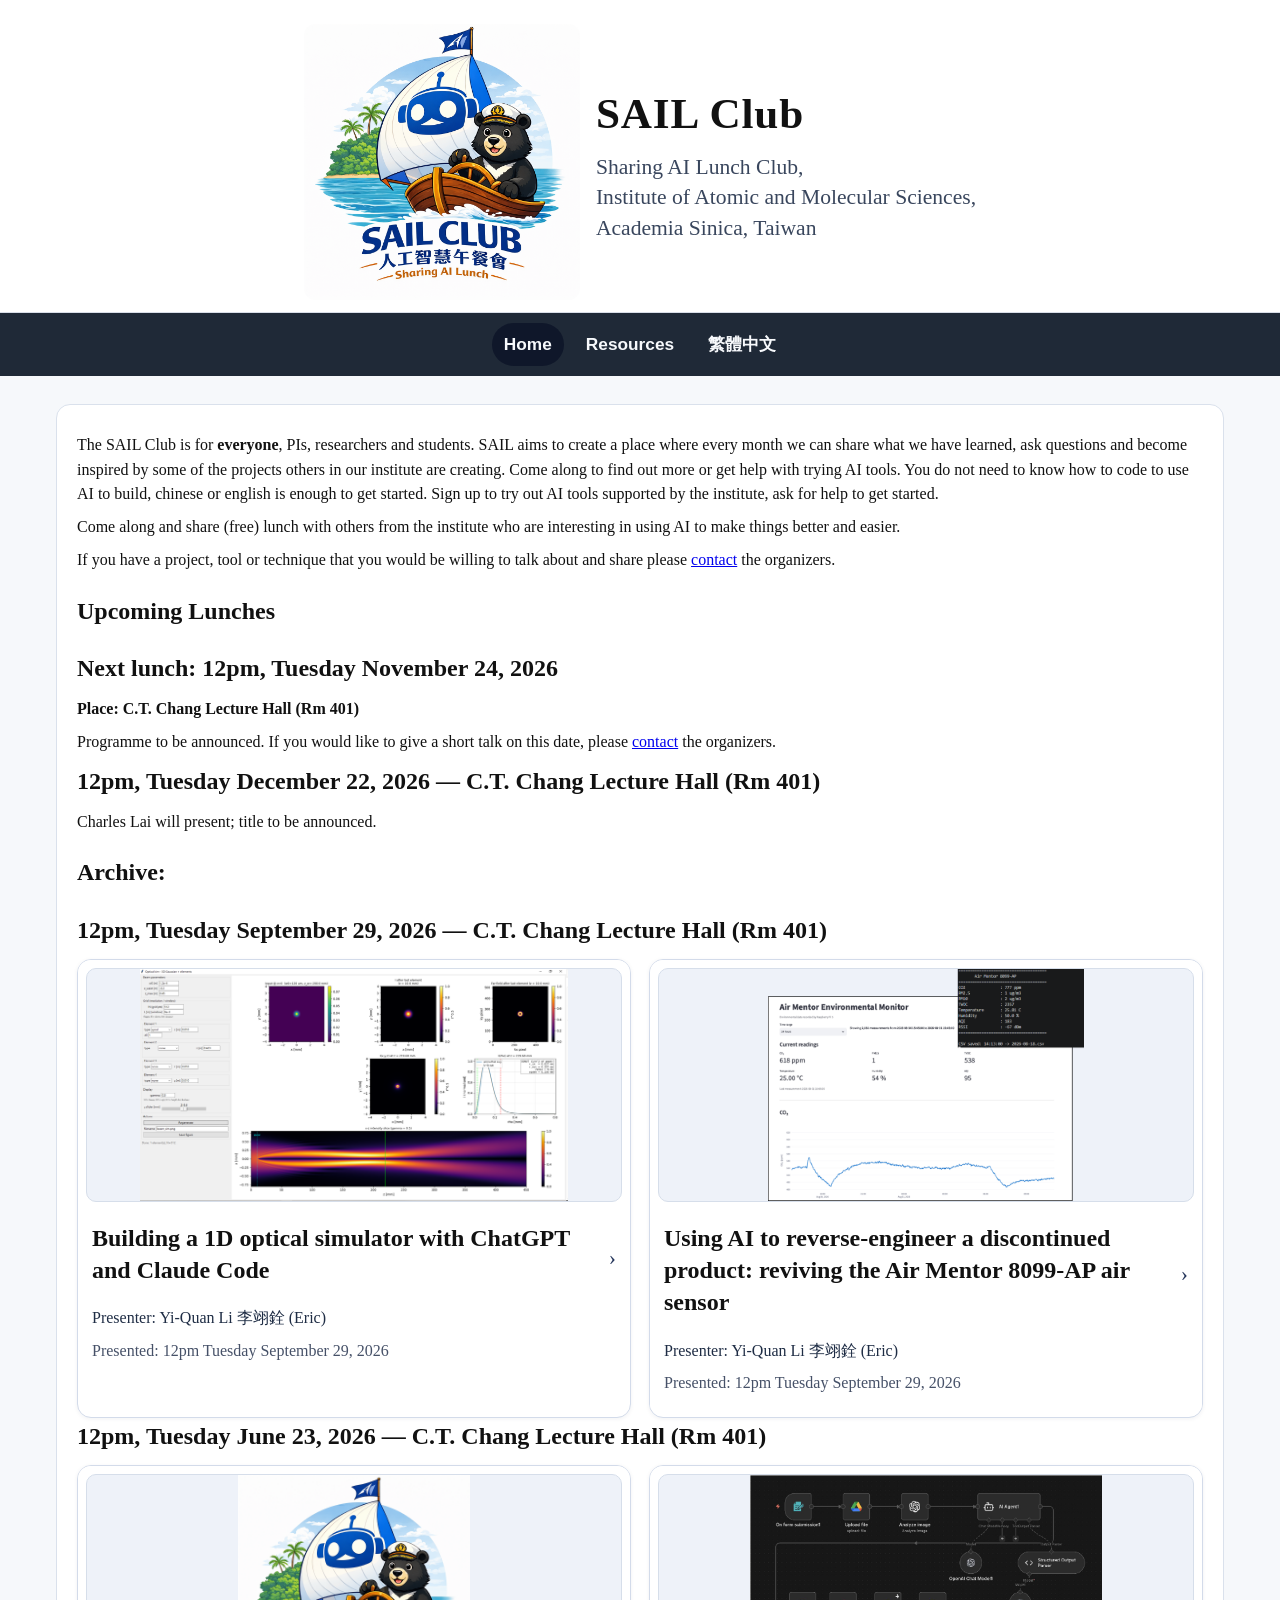
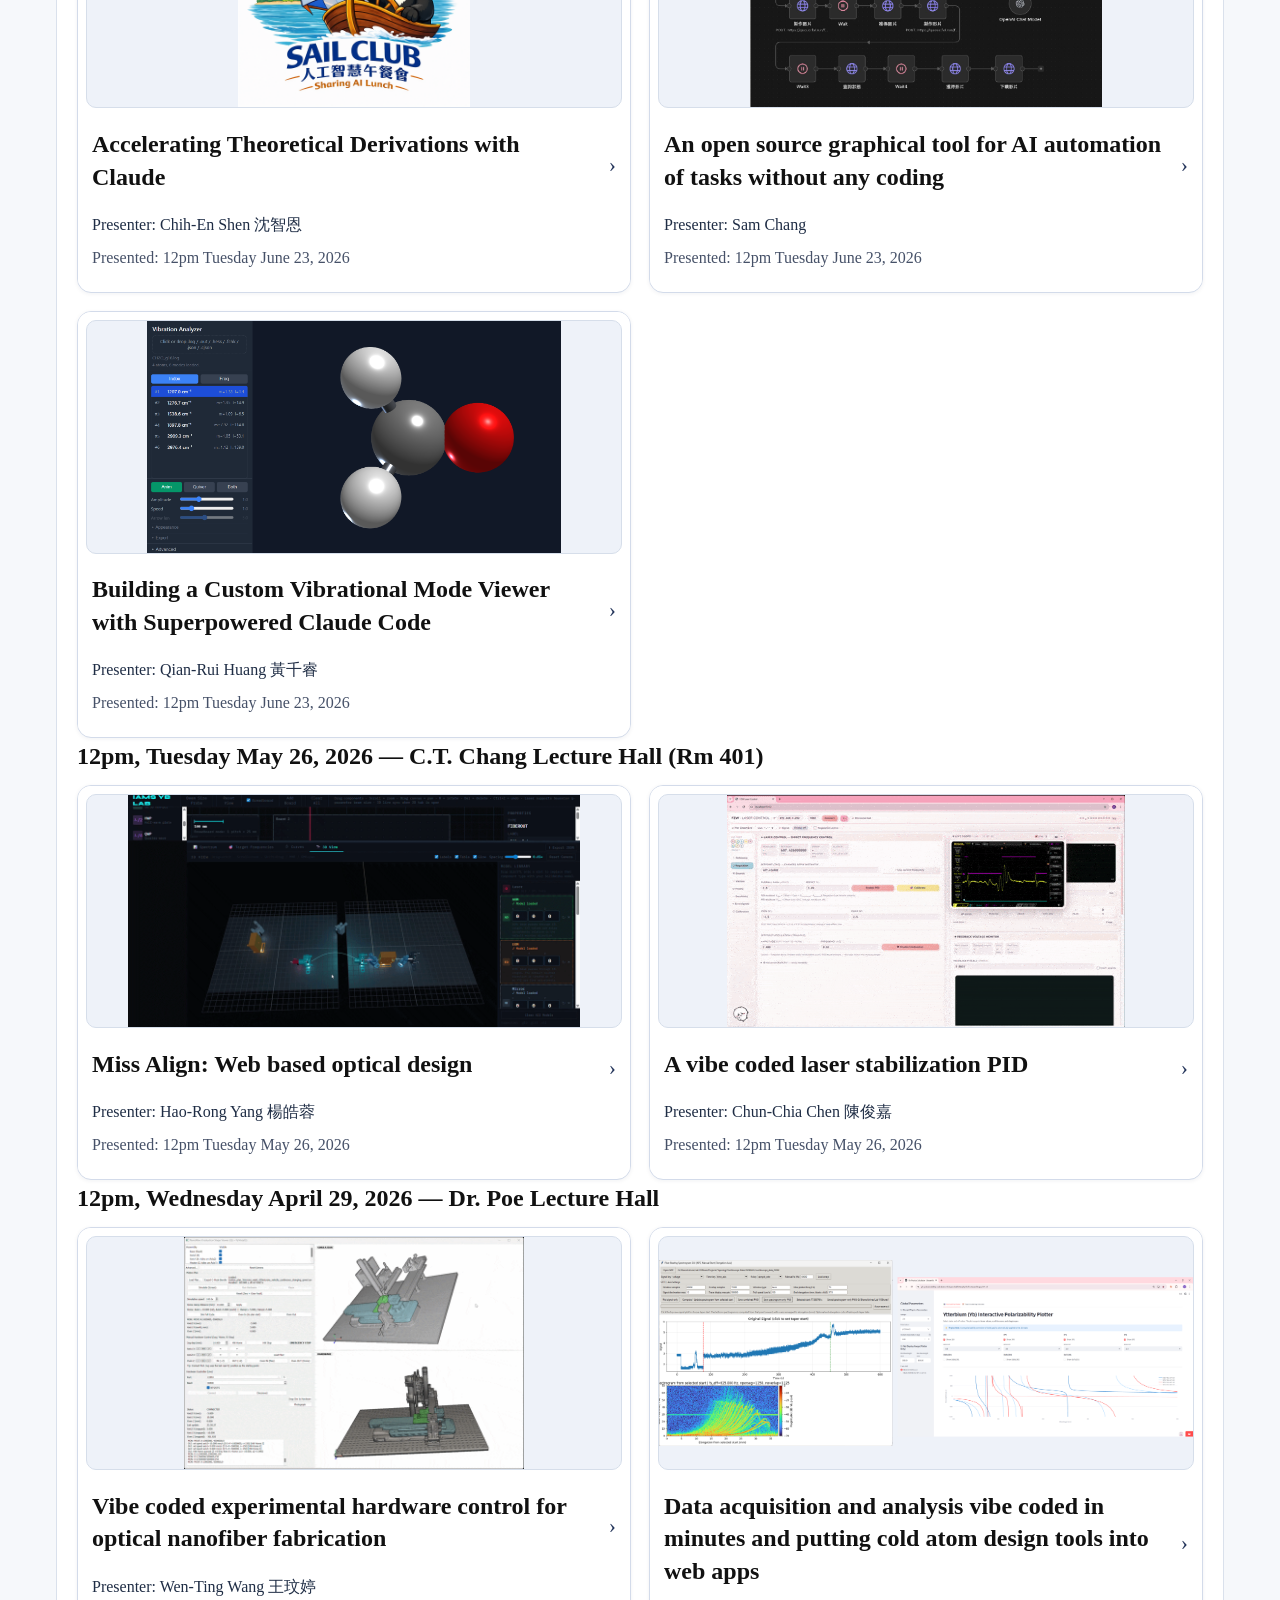
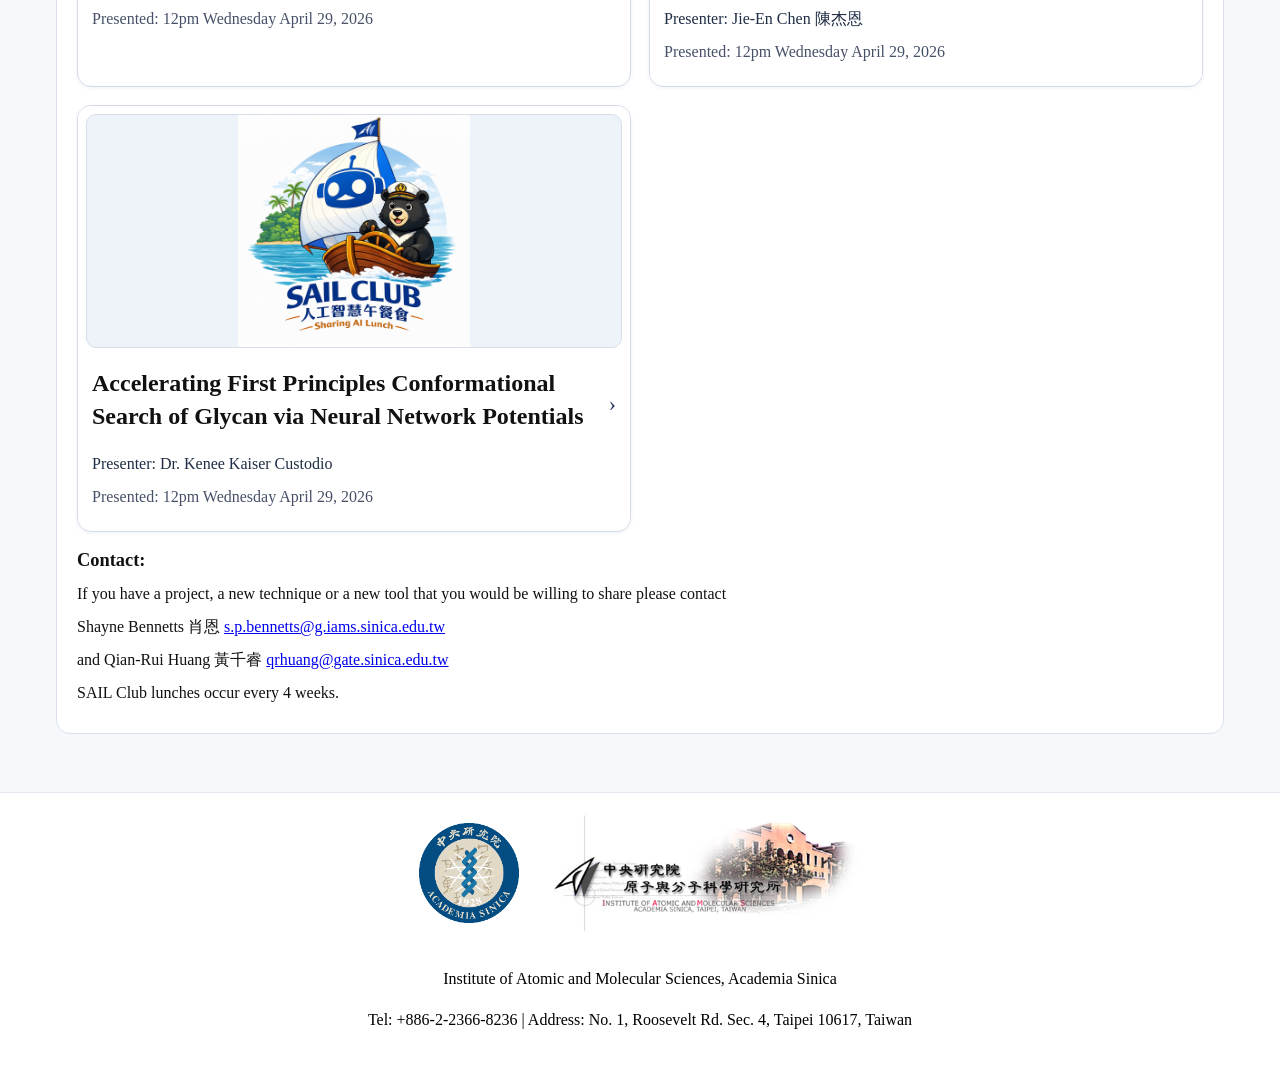
<file: index.html>
<!DOCTYPE html>
<html lang="en">
<head>
  <meta charset="utf-8">
  <meta name="viewport" content="width=device-width, initial-scale=1">
  <title>SAIL Club | Home</title>
  <link rel="icon" type="image/png" sizes="64x64" href="favicon.png">
  <link rel="apple-touch-icon" href="apple-touch-icon.png">
  <link rel="stylesheet" href="style.css?v=20261106">
</head>
<body>
  <header>
    <div class="brand-wrap">
      <img class="brand-logo" src="SAIL.png" alt="SAIL club logo">
      <div>
        <h1 class="brand-title">SAIL Club</h1>
        <p class="brand-subtitle">Sharing AI Lunch Club,<br>Institute of Atomic and Molecular Sciences,<br>Academia Sinica, Taiwan</p>
      </div>
    </div>
  </header>

  <nav>
    <ul class="menu">
      <li><a class="active" href="index.html">Home</a></li>
      <li><a href="resources.html">Resources</a></li>
      <li><a href="index_zh.html">繁體中文</a></li>
    </ul>
  </nav>

  <main>
    <section class="page-intro">
      <p>The SAIL Club is for <strong>everyone</strong>, PIs, researchers and students. SAIL aims to create a place where every month we can share what we have learned, ask questions and become inspired by some of the projects others in our institute are creating. Come along to find out more or get help with trying AI tools. You do not need to know how to code to use AI to build, chinese or english is enough to get started. Sign up to try out AI tools supported by the institute, ask for help to get started.</p>

      <p>Come along and share (free) lunch with others from the institute who are interesting in using AI to make things better and easier.</p>
      <p>If you have a project, tool or technique that you would be willing to talk about and share please <a href="#contact">contact</a> the organizers.</p>
      <h1>Upcoming Lunches</h1>
      <h2>Next lunch: 12pm, Tuesday November 24, 2026</h2>
      <p><strong>Place: C.T. Chang Lecture Hall (Rm 401)</strong></p>
      <p>Programme to be announced. If you would like to give a short talk on this date, please <a href="#contact">contact</a> the organizers.</p>
      <h2>12pm, Tuesday December 22, 2026 &mdash; C.T. Chang Lecture Hall (Rm 401)</h2>
      <p>Charles Lai will present; title to be announced.</p>
      <h1>Archive:</h1>
      <h2>12pm, Tuesday September 29, 2026 &mdash; C.T. Chang Lecture Hall (Rm 401)</h2>
      <section id="talk-list-archive-sep29" class="talk-list" aria-label="September 29 archive"></section>
      <h2>12pm, Tuesday June 23, 2026 &mdash; C.T. Chang Lecture Hall (Rm 401)</h2>
      <section id="talk-list-archive-jun23" class="talk-list" aria-label="June 23 archive"></section>
      <h2>12pm, Tuesday May 26, 2026 &mdash; C.T. Chang Lecture Hall (Rm 401)</h2>
      <section id="talk-list-archive-may26" class="talk-list" aria-label="May 26 archive"></section>
      <h2>12pm, Wednesday April 29, 2026 &mdash; Dr. Poe Lecture Hall</h2>
      <section id="talk-list-archive-apr29" class="talk-list" aria-label="April 29 archive"></section>
      <h3 id="contact">Contact:</h3>
      <p>If you have a project, a new technique or a new tool that you would be willing to share please contact</p>
      <p>Shayne Bennetts 肖恩 <a href="mailto:s.p.bennetts@g.iams.sinica.edu.tw">s.p.bennetts@g.iams.sinica.edu.tw</a></p>
      <p>and Qian-Rui Huang 黃千睿 <a href="mailto:qrhuang@gate.sinica.edu.tw">qrhuang@gate.sinica.edu.tw</a></p>
      <p>SAIL Club lunches occur every 4 weeks.</p>
    </section>
  </main>

  <footer>
    <div class="footer-stack">
      <div class="footer-logos">
        <div class="footer-logos-inner">
          <a href="https://www.sinica.edu.tw/en" target="_blank" rel="noopener noreferrer">
            <img alt="Academia Sinica" class="academia-logo" src="AcademiaSinica.png">
          </a>
          <a href="https://www.iams.sinica.edu.tw/en/" target="_blank" rel="noopener noreferrer">
            <img alt="IAMS" class="iams-logo" src="IAMSLogo.jpg">
          </a>
        </div>
      </div>
      <div>
        <p>Institute of Atomic and Molecular Sciences, Academia Sinica</p>
        <p>Tel: +886-2-2366-8236 | Address: No. 1, Roosevelt Rd. Sec. 4, Taipei 10617, Taiwan</p>
      </div>
    </div>
  </footer>

  <script src="talks.js?v=20261106"></script>
  <script src="main.js?v=20261106"></script>
  <script>
    renderTalks("talk-list-archive-sep29", { start: 0, count: 2 });
    renderTalks("talk-list-archive-jun23", { start: 2, count: 3 });
    renderTalks("talk-list-archive-may26", { start: 5, count: 2 });
    renderTalks("talk-list-archive-apr29", { start: 7, count: 3 });
  </script>
</body>
</html>
</file>
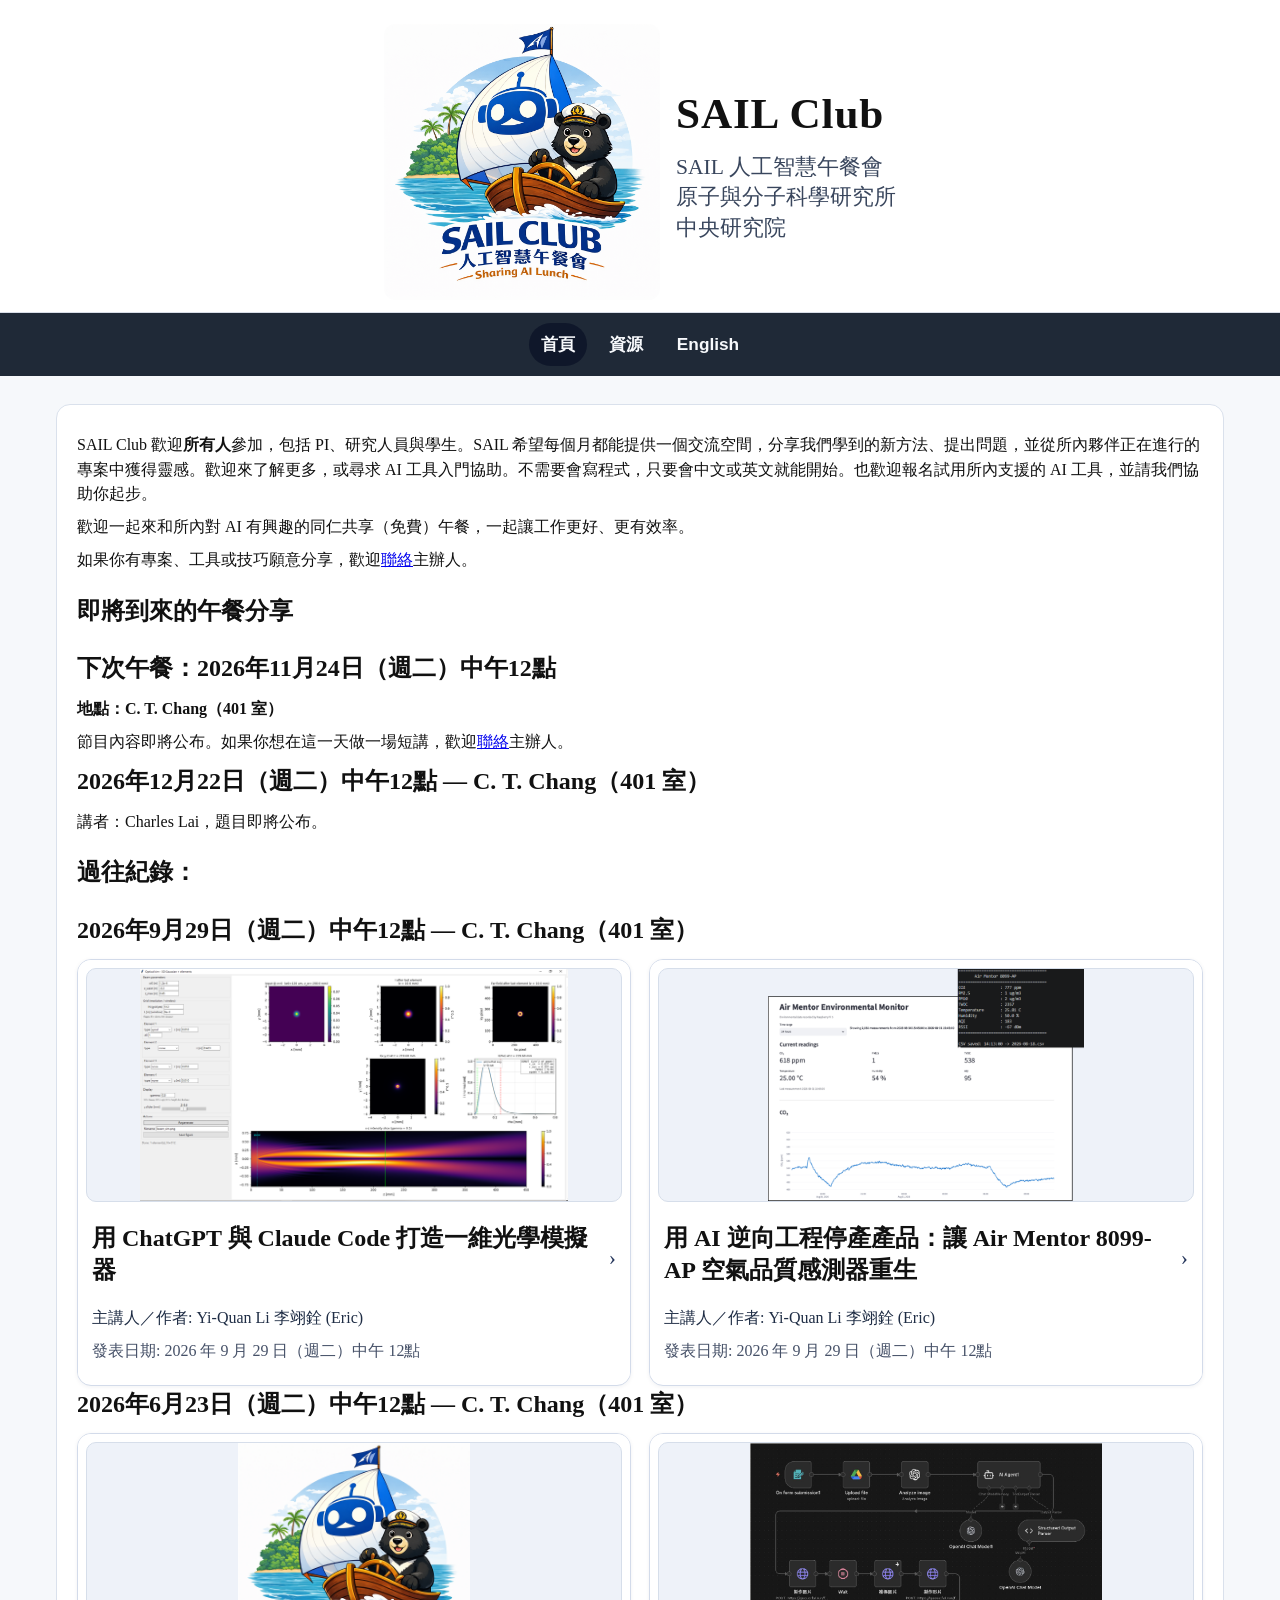
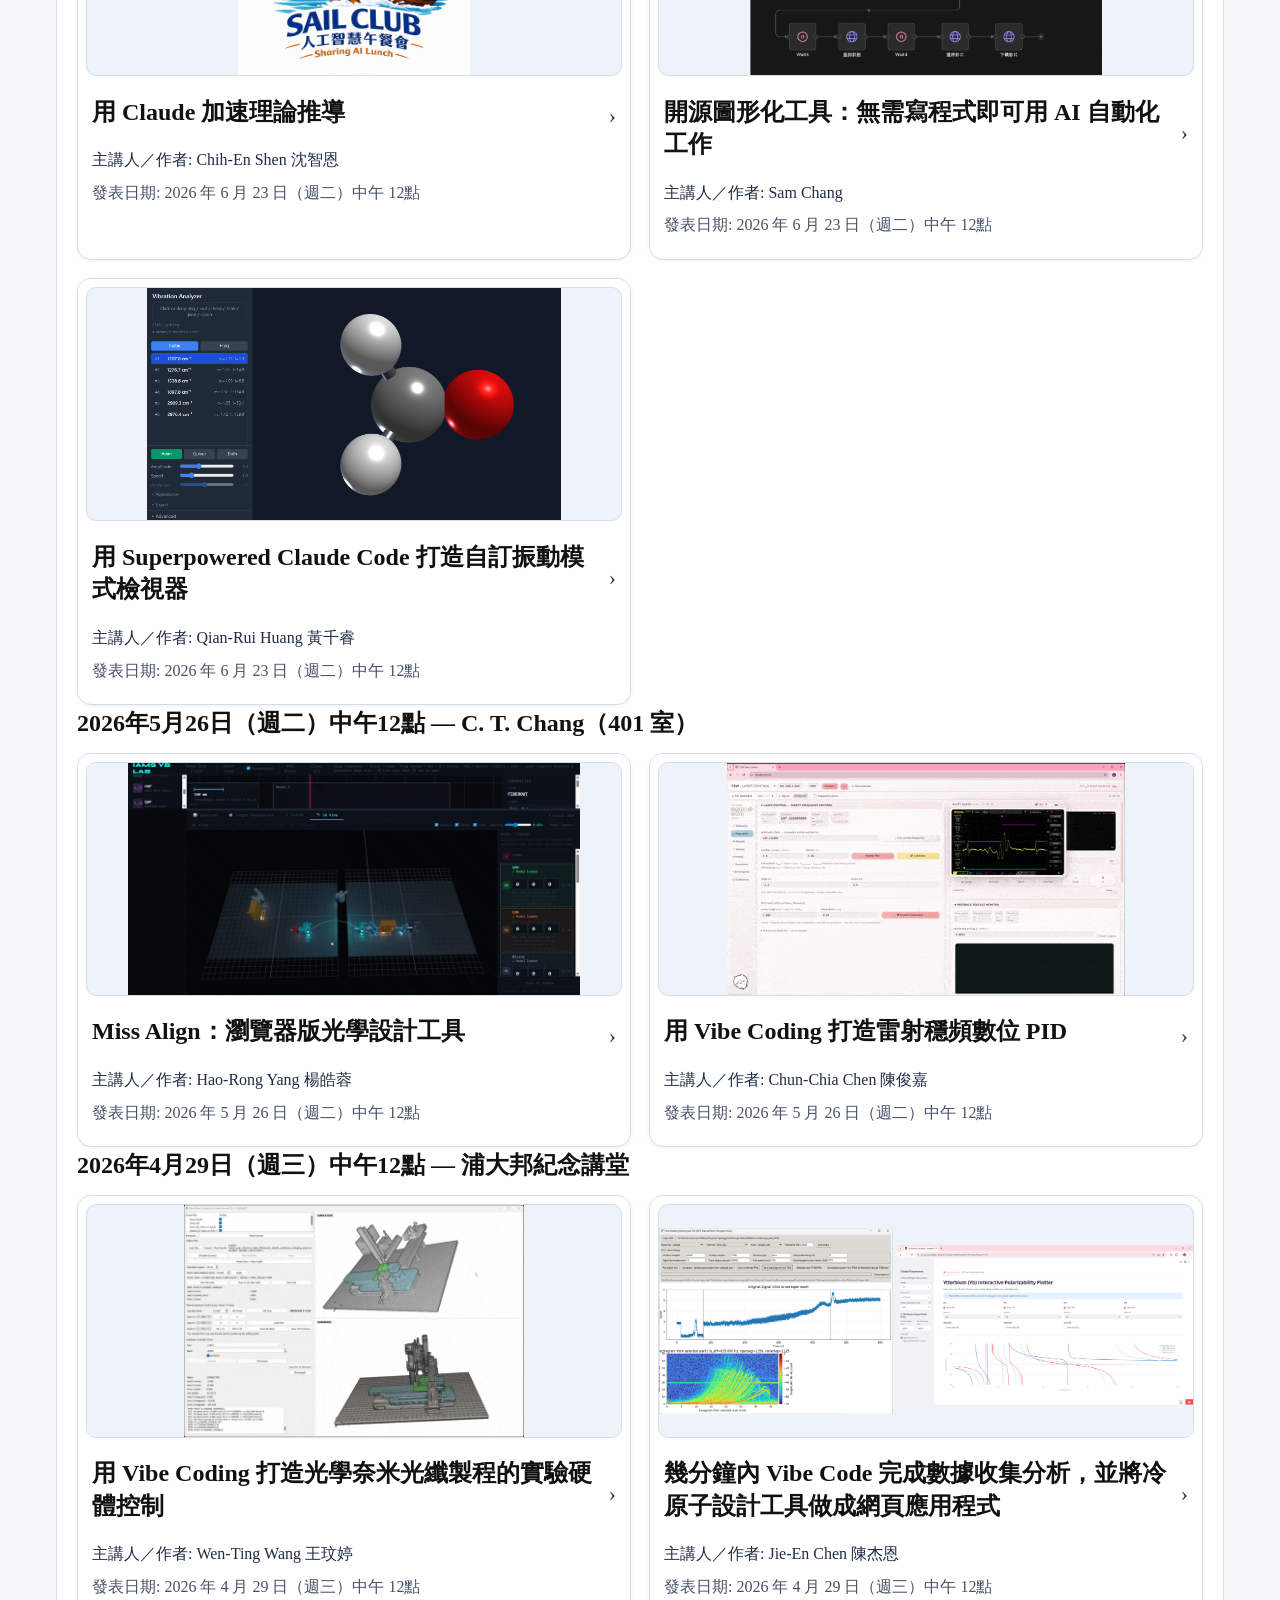
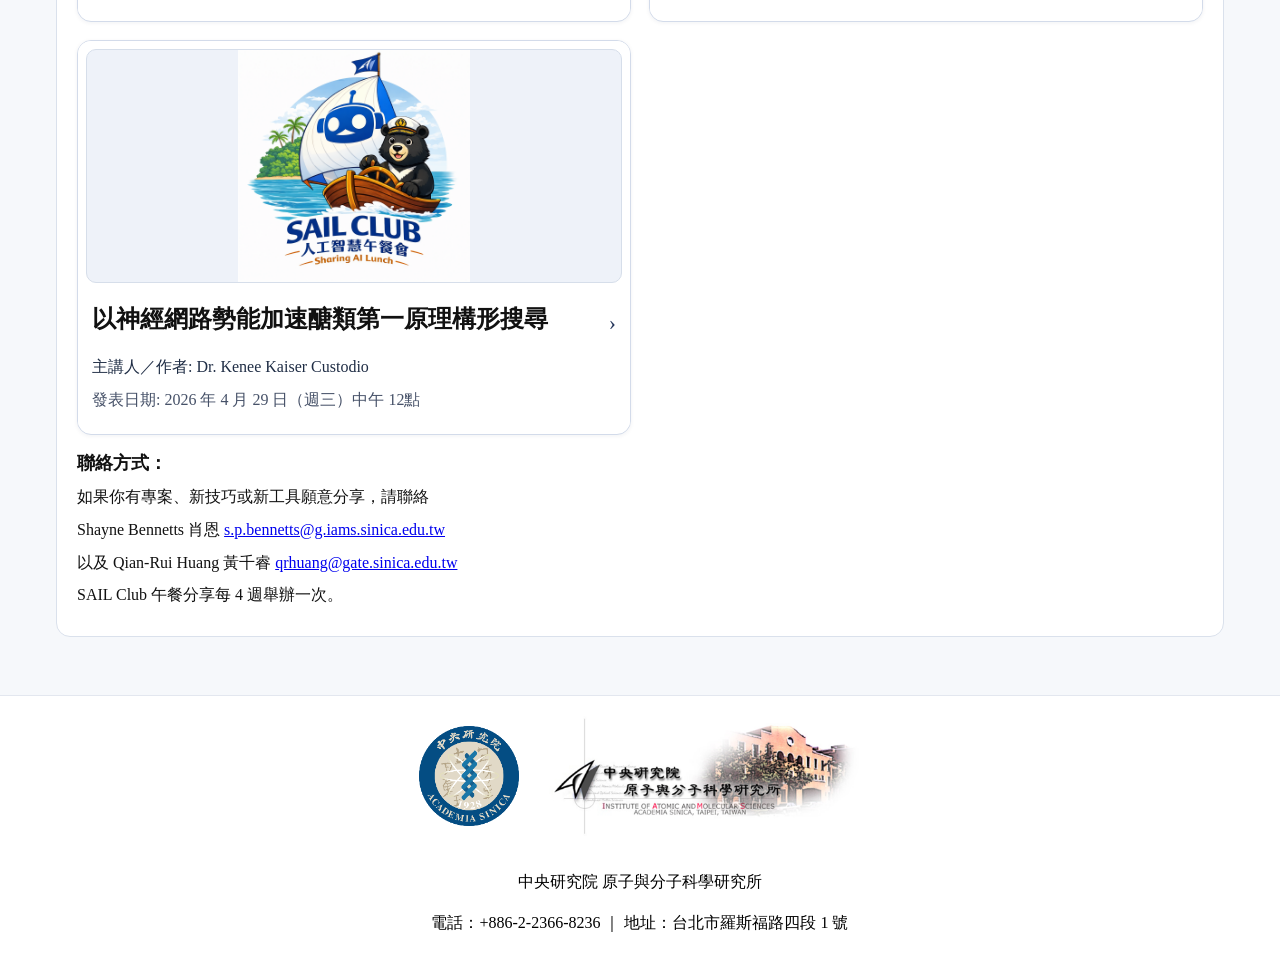
<file: index_zh.html>
<!DOCTYPE html>
<html lang="zh-Hant">
<head>
  <meta charset="utf-8">
  <meta name="viewport" content="width=device-width, initial-scale=1">
  <title>SAIL Club | 首頁</title>
  <link rel="icon" type="image/png" sizes="64x64" href="favicon.png">
  <link rel="apple-touch-icon" href="apple-touch-icon.png">
  <link rel="stylesheet" href="style.css?v=20261106">
</head>
<body>
  <header>
    <div class="brand-wrap">
      <img class="brand-logo" src="SAIL.png" alt="SAIL club logo">
      <div>
        <h1 class="brand-title">SAIL Club</h1>
        <p class="brand-subtitle">SAIL 人工智慧午餐會<br>原子與分子科學研究所<br>中央研究院</p>
      </div>
    </div>
  </header>

  <nav>
    <ul class="menu">
      <li><a class="active" href="index_zh.html">首頁</a></li>
      <li><a href="resources_zh.html">資源</a></li>
      <li><a href="index.html">English</a></li>
    </ul>
  </nav>

  <main>
    <section class="page-intro">
      <p>SAIL Club 歡迎<strong>所有人</strong>參加，包括 PI、研究人員與學生。SAIL 希望每個月都能提供一個交流空間，分享我們學到的新方法、提出問題，並從所內夥伴正在進行的專案中獲得靈感。歡迎來了解更多，或尋求 AI 工具入門協助。不需要會寫程式，只要會中文或英文就能開始。也歡迎報名試用所內支援的 AI 工具，並請我們協助你起步。</p>

      <p>歡迎一起來和所內對 AI 有興趣的同仁共享（免費）午餐，一起讓工作更好、更有效率。</p>
      <p>如果你有專案、工具或技巧願意分享，歡迎<a href="#contact">聯絡</a>主辦人。</p>

      <h1>即將到來的午餐分享</h1>
      <h2>下次午餐：2026年11月24日（週二）中午12點</h2>
      <p><strong>地點：C. T. Chang（401 室）</strong></p>
      <p>節目內容即將公布。如果你想在這一天做一場短講，歡迎<a href="#contact">聯絡</a>主辦人。</p>
      <h2>2026年12月22日（週二）中午12點 — C. T. Chang（401 室）</h2>
      <p>講者：Charles Lai，題目即將公布。</p>
      <h1>過往紀錄：</h1>
      <h2>2026年9月29日（週二）中午12點 — C. T. Chang（401 室）</h2>
      <section id="talk-list-archive-sep29" class="talk-list" aria-label="September 29 archive zh"></section>
      <h2>2026年6月23日（週二）中午12點 — C. T. Chang（401 室）</h2>
      <section id="talk-list-archive-jun23" class="talk-list" aria-label="June 23 archive zh"></section>
      <h2>2026年5月26日（週二）中午12點 — C. T. Chang（401 室）</h2>
      <section id="talk-list-archive-may26" class="talk-list" aria-label="May 26 archive zh"></section>
      <h2>2026年4月29日（週三）中午12點 — 浦大邦紀念講堂</h2>
      <section id="talk-list-archive-apr29" class="talk-list" aria-label="April 29 archive zh"></section>
      <h3 id="contact">聯絡方式：</h3>
      <p>如果你有專案、新技巧或新工具願意分享，請聯絡</p>
      <p>Shayne Bennetts 肖恩 <a href="mailto:s.p.bennetts@g.iams.sinica.edu.tw">s.p.bennetts@g.iams.sinica.edu.tw</a></p>
      <p>以及 Qian-Rui Huang 黃千睿 <a href="mailto:qrhuang@gate.sinica.edu.tw">qrhuang@gate.sinica.edu.tw</a></p>
      <p>SAIL Club 午餐分享每 4 週舉辦一次。</p>
    </section>
  </main>

  <footer>
    <div class="footer-stack">
      <div class="footer-logos">
        <div class="footer-logos-inner">
          <a href="https://www.sinica.edu.tw/" target="_blank" rel="noopener noreferrer">
            <img alt="Academia Sinica" class="academia-logo" src="AcademiaSinica.png">
          </a>
          <a href="https://www.iams.sinica.edu.tw/" target="_blank" rel="noopener noreferrer">
            <img alt="IAMS" class="iams-logo" src="IAMSLogo.jpg">
          </a>
        </div>
      </div>
      <div>
        <p>中央研究院 原子與分子科學研究所</p>
        <p>電話：+886-2-2366-8236 ｜ 地址：台北市羅斯福路四段 1 號</p>
      </div>
    </div>
  </footer>

  <script src="talks_zh.js?v=20261106"></script>
  <script src="main.js?v=20261106"></script>
  <script>
    renderTalks("talk-list-archive-sep29", { start: 0, count: 2 });
    renderTalks("talk-list-archive-jun23", { start: 2, count: 3 });
    renderTalks("talk-list-archive-may26", { start: 5, count: 2 });
    renderTalks("talk-list-archive-apr29", { start: 7, count: 3 });
  </script>
</body>
</html>
</file>
<file: style.css>
/* SAIL Club website styles */
* { box-sizing: border-box; }
html, body { height: 100%; }
body {
  margin: 0;
  font-family: Georgia, "Times New Roman", serif;
  color: #111;
  background: #f6f8fb;
  line-height: 1.55;
}

header {
  padding: 24px 16px 12px;
  background: #ffffff;
  border-bottom: 1px solid #d9dee8;
}

.brand-wrap {
  max-width: 1200px;
  margin: 0 auto;
  display: flex;
  align-items: center;
  justify-content: center;
  gap: 16px;
}

.brand-logo {
  width: 276px;
  height: 276px;
  object-fit: contain;
  border-radius: 12px;
}

.brand-title {
  margin: 0;
  font-size: 2.7rem;
  letter-spacing: 0.02em;
}

.brand-subtitle {
  margin: 4px 0 0;
  color: #39465d;
  font-size: 1.35rem;
  line-height: 1.4;
}

nav {
  background: #1f2937;
  padding: 10px 12px;
}

.menu {
  margin: 0 auto;
  padding: 0;
  list-style: none;
  max-width: 1200px;
  display: flex;
  gap: 10px;
  justify-content: center;
  flex-wrap: wrap;
}

.menu a {
  text-decoration: none;
  color: #f7f9fc;
  font-weight: 700;
  font-family: Arial, Helvetica, sans-serif;
  font-size: 1.08rem;
  display: block;
  padding: 8px 12px;
  border-radius: 999px;
}

.menu a:hover,
.menu a.active {
  background: #0f172a;
}

main {
  max-width: 1200px;
  margin: 0 auto;
  padding: 28px 16px 40px;
}

.page-intro {
  background: #ffffff;
  border: 1px solid #dae1ec;
  border-radius: 14px;
  padding: 20px;
  margin-bottom: 18px;
}

.page-intro h2 {
  margin: 0 0 10px;
  font-size: 1.5rem;
}

.page-intro h3 {
  margin: 14px 0 8px;
  font-size: 1.15rem;
}

.page-intro p {
  margin: 8px 0;
}

.talk-list {
  display: grid;
  grid-template-columns: repeat(2, minmax(0, 1fr));
  gap: 18px;
}

.talk-item {
  background: #ffffff;
  border: 1px solid #d3dbea;
  border-radius: 14px;
  overflow: hidden;
  box-shadow: 0 1px 4px rgba(20, 35, 60, 0.06);
}

.talk-summary {
  width: 100%;
  border: 0;
  background: #ffffff;
  text-align: left;
  padding: 0;
  cursor: pointer;
  display: block;
}

.talk-summary:hover {
  background: #f3f6fb;
}

.talk-thumb {
  width: calc(100% - 16px);
  margin: 8px 8px 0;
  height: 234px;
  object-fit: contain;
  border: 1px solid #d6deea;
  border-bottom: 1px solid #d6deea;
  border-radius: 10px;
  background: #eef2f9;
}

.talk-head {
  display: flex;
  align-items: center;
  justify-content: space-between;
  gap: 10px;
  padding: 12px 14px 2px;
}

.talk-name {
  margin: 0;
  font-size: 1.05rem;
  line-height: 1.35;
}

.talk-date {
  margin: 4px 0 0;
  color: #465168;
  font-size: 1rem;
  padding: 0 14px 13px;
}

.talk-presenter {
  margin: 3px 0 0;
  color: #1f2d45;
  font-size: 1rem;
  padding: 0 14px;
}

.talk-arrow {
  font-size: 1.35rem;
  text-align: center;
  color: #23345a;
  transition: transform 0.2s ease;
}

.talk-item.open .talk-arrow {
  transform: rotate(90deg);
}

.talk-details {
  display: none;
  border-top: 1px solid #e2e7f0;
  padding: 12px 14px 14px;
}

.talk-item.open .talk-details {
  display: block;
}

.meta-grid {
  display: grid;
  gap: 8px;
}

.meta-line {
  margin: 0;
}

.meta-label {
  font-weight: 700;
  color: #243145;
}

.talk-video {
  width: 100%;
  aspect-ratio: 16 / 9;
  margin: 4px 0 6px;
  border-radius: 10px;
  overflow: hidden;
  background: #000;
}

.talk-video iframe {
  display: block;
  width: 100%;
  height: 100%;
  border: 0;
}

.resource-list {
  margin: 0;
  padding-left: 18px;
  line-height: 1.8;
}

.featured-resource {
  margin: 18px 0 22px;
  padding: 18px;
  border: 1px solid #b8c7da;
  border-left: 6px solid #1b6b6f;
  border-radius: 10px;
  background: #f2fbfa;
  display: flex;
  align-items: center;
  gap: 18px;
}

.featured-library {
  border-left-color: #7a5124;
  background: #fbf7ef;
}

.featured-library .featured-kicker {
  color: #7a5124;
}

.featured-logo {
  width: 180px;
  max-width: 32%;
  height: auto;
  object-fit: contain;
  flex: 0 0 auto;
}

.featured-copy {
  min-width: 0;
}

.featured-resource h3 {
  margin-top: 4px;
  font-size: 1.35rem;
}

.featured-kicker {
  margin: 0;
  color: #1b6b6f;
  font-family: Arial, Helvetica, sans-serif;
  font-size: 0.86rem;
  font-weight: 700;
  letter-spacing: 0.04em;
  text-transform: uppercase;
}

.featured-actions {
  display: flex;
  flex-wrap: wrap;
  gap: 10px;
  margin-top: 12px;
}

.featured-actions a {
  display: inline-block;
  padding: 8px 12px;
  border-radius: 999px;
  background: #1b6b6f;
  color: #ffffff;
  font-family: Arial, Helvetica, sans-serif;
  font-weight: 700;
  text-decoration: none;
}

.featured-actions a:hover {
  background: #124f52;
}

.video-list {
  list-style: none;
  margin: 8px 0 16px;
  padding: 0;
  display: grid;
  grid-template-columns: repeat(4, minmax(0, 1fr));
  gap: 10px;
}

.video-item a {
  display: block;
  text-decoration: none;
  color: #10213f;
  border: 1px solid #d7dfec;
  border-radius: 10px;
  padding: 8px;
  background: #ffffff;
}

.video-item a:hover {
  background: #f3f6fb;
}

.video-thumb {
  width: 100%;
  height: 180px;
  object-fit: cover;
  border-radius: 6px;
}

.video-item a span {
  display: block;
  margin-top: 8px;
  line-height: 1.35;
}

footer {
  background-color: white;
  color: black;
  padding: 20px;
  text-align: center;
  border-top: 1px solid #e3e7ef;
}

.footer-stack {
  display: flex;
  flex-direction: column;
  align-items: center;
}

.footer-logos {
  margin-bottom: 10px;
}

.footer-logos-inner {
  display: flex;
  justify-content: center;
  align-items: center;
  gap: 30px;
}

.academia-logo { height: 100px; width: auto; }
.iams-logo { height: 120px; width: auto; }

@media (max-width: 980px) {
  .video-list {
    grid-template-columns: repeat(3, minmax(0, 1fr));
  }
}

@media (max-width: 720px) {
  .brand-wrap {
    flex-direction: column;
    text-align: center;
  }

  .talk-list {
    grid-template-columns: 1fr;
  }

  .talk-thumb {
    height: 220px;
  }

  .video-list {
    grid-template-columns: repeat(2, minmax(0, 1fr));
  }

  .video-thumb {
    height: 150px;
  }

  .featured-resource {
    align-items: flex-start;
    flex-direction: column;
  }

  .featured-logo {
    width: 220px;
    max-width: 100%;
  }
}
</file>
